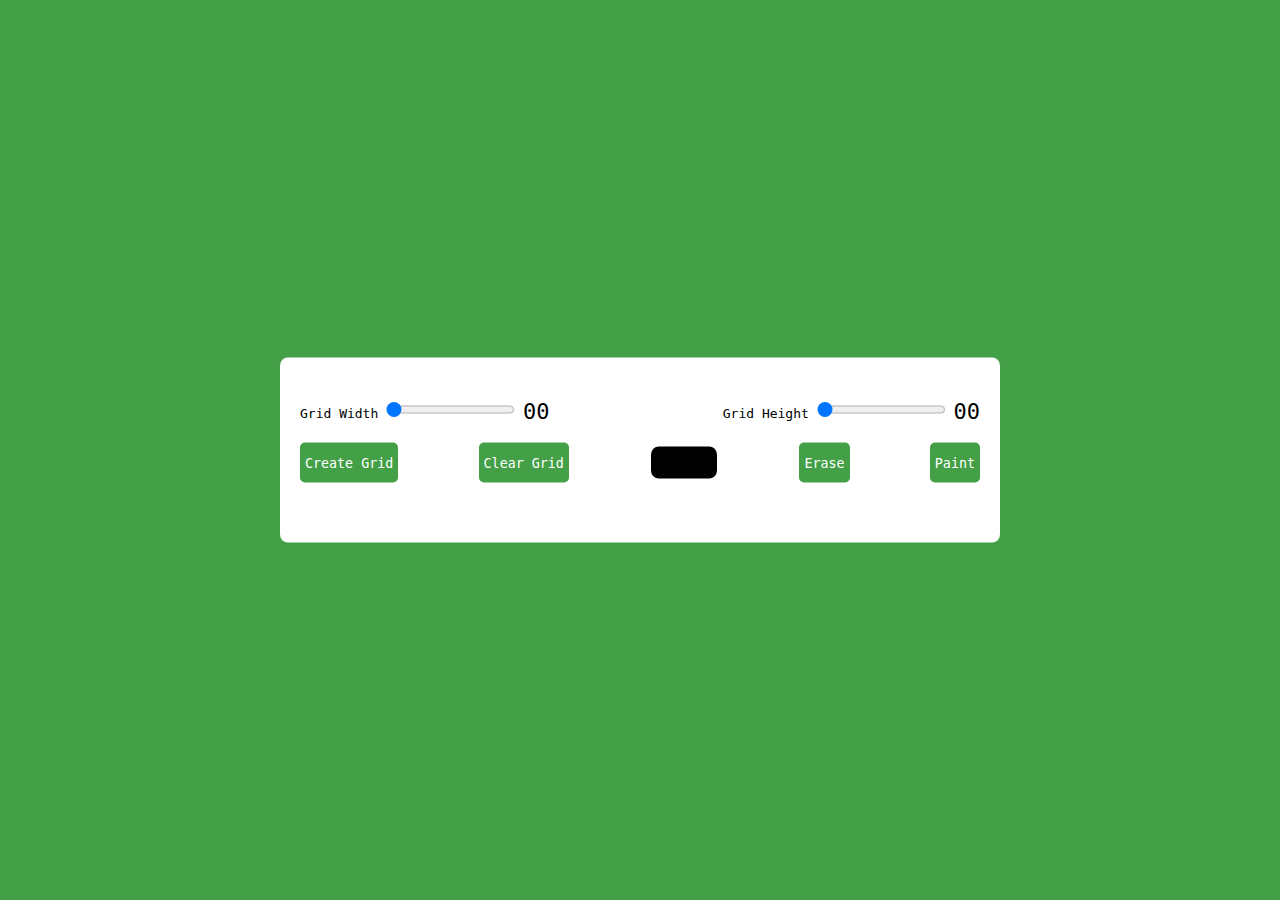
<file: #1 - Pixel Art Generator/index.html>
<!DOCTYPE html>
<html lang="en">
	<head>
		<meta charset="UTF-8" />
		<meta http-equiv="X-UA-Compatible" content="IE=edge" />
		<meta name="viewport" content="width=device-width, initial-scale=1.0" />
		<title>Pixel Art Generator | 100daysOfJavascript</title>
		<link rel="stylesheet" href="./style.css" />
		<script defer src="./app.js"></script>
	</head>
	<body>
		<div class="wrapper">
			<div class="options">
				<div class="opt-wrapper">
					<div class="slider">
						<label for="width-range">Grid Width</label>
						<input
							type="range"
							name="width-range"
							id="width-range"
							min="1"
							max="35"
						/>
						<span id="width-value">00</span>
					</div>
					<div class="slider">
						<label for="height-range">Grid Height</label>
						<input
							type="range"
							name="height-range"
							id="height-range"
							min="1"
							max="35"
						/>
						<span id="height-value">00</span>
					</div>
				</div>
				<div class="opt-wrapper">
					<button id="submit-grid">Create Grid</button>
					<button id="clear-grid">Clear Grid</button>
					<input
						type="color"
						name="color-input"
						id="color-input"
						aria-label="color-input"
					/>
					<button id="erase-btn">Erase</button>
					<button id="paint-btn">Paint</button>
				</div>
			</div>
			<div class="container"></div>
		</div>
	</body>
</html>
</file>
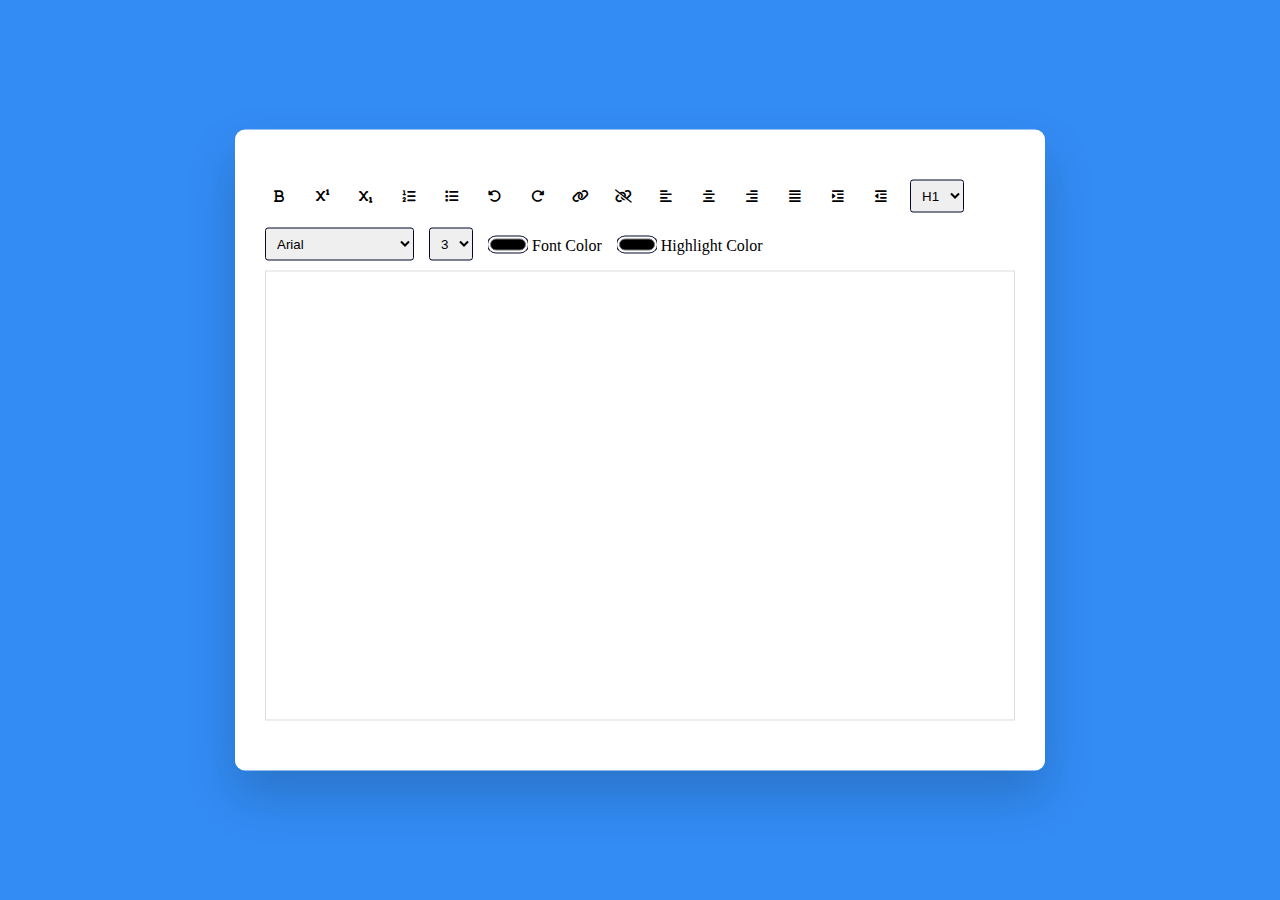
<file: #2 - Online Text Editor/index.html>
<!DOCTYPE html>
<html lang="en">
	<head>
		<meta charset="UTF-8" />
		<meta http-equiv="X-UA-Compatible" content="IE=edge" />
		<meta name="viewport" content="width=device-width, initial-scale=1.0" />
		<title>Online Text Editor | 100daysOfJavascript</title>
		<link rel="stylesheet" href="./style.css" />
		<script defer src="./app.js"></script>
		<link
			rel="stylesheet"
			href="https://cdnjs.cloudflare.com/ajax/libs/font-awesome/6.2.1/css/all.min.css"
		/>
	</head>
	<body>
		<div class="container">
			<div class="options">
				<button id="bold" class="option-button format">
					<i class="fa-solid fa-bold"></i>
				</button>

				<button id="superscript" class="option-button script">
					<i class="fa-solid fa-superscript"></i>
				</button>

				<button id="subscript" class="option-button script">
					<i class="fa-solid fa-subscript"></i>
				</button>

				<button id="insertOrderedList" class="option-button">
					<div class="fa-solid fa-list-ol"></div>
				</button>

				<button id="insertUnorderedList" class="option-button">
					<i class="fa-solid fa-list"></i>
				</button>

				<button id="undo" class="option-button">
					<i class="fa-solid fa-rotate-left"></i>
				</button>

				<button id="redo" class="option-button">
					<i class="fa-solid fa-rotate-right"></i>
				</button>

				<button id="createLink" class="adv-option-button">
					<i class="fa fa-link"></i>
				</button>

				<button id="unlink" class="option-button">
					<i class="fa fa-unlink"></i>
				</button>

				<button id="justifyLeft" class="option-button align">
					<i class="fa-solid fa-align-left"></i>
				</button>

				<button id="justifyCenter" class="option-button align">
					<i class="fa-solid fa-align-center"></i>
				</button>

				<button id="justifyRight" class="option-button align">
					<i class="fa-solid fa-align-right"></i>
				</button>

				<button id="justifyFull" class="option-button align">
					<i class="fa-solid fa-align-justify"></i>
				</button>

				<button id="indent" class="option-button spacing">
					<i class="fa-solid fa-indent"></i>
				</button>

				<button id="outdent" class="option-button spacing">
					<i class="fa-solid fa-outdent"></i>
				</button>

				<select id="formatBlock" class="adv-option-button">
					<option value="H1">H1</option>
					<option value="H2">H2</option>
					<option value="H3">H3</option>
					<option value="H4">H4</option>
					<option value="H5">H5</option>
					<option value="H6">H6</option>
				</select>

				<select id="fontName" class="adv-option-button"></select>
				<select id="fontSize" class="adv-option-button"></select>

				<div class="input-wrapper">
					<input type="color" id="foreColor" class="adv-option-button" />
					<label for="foreColor">Font Color</label>
				</div>

				<div class="input-wrapper">
					<input type="color" id="backColor" class="adv-option-button" />
					<label for="backColor">Highlight Color</label>
				</div>
			</div>

			<div id="text-input" contenteditable="true"></div>
		</div>
	</body>
</html>
</file>
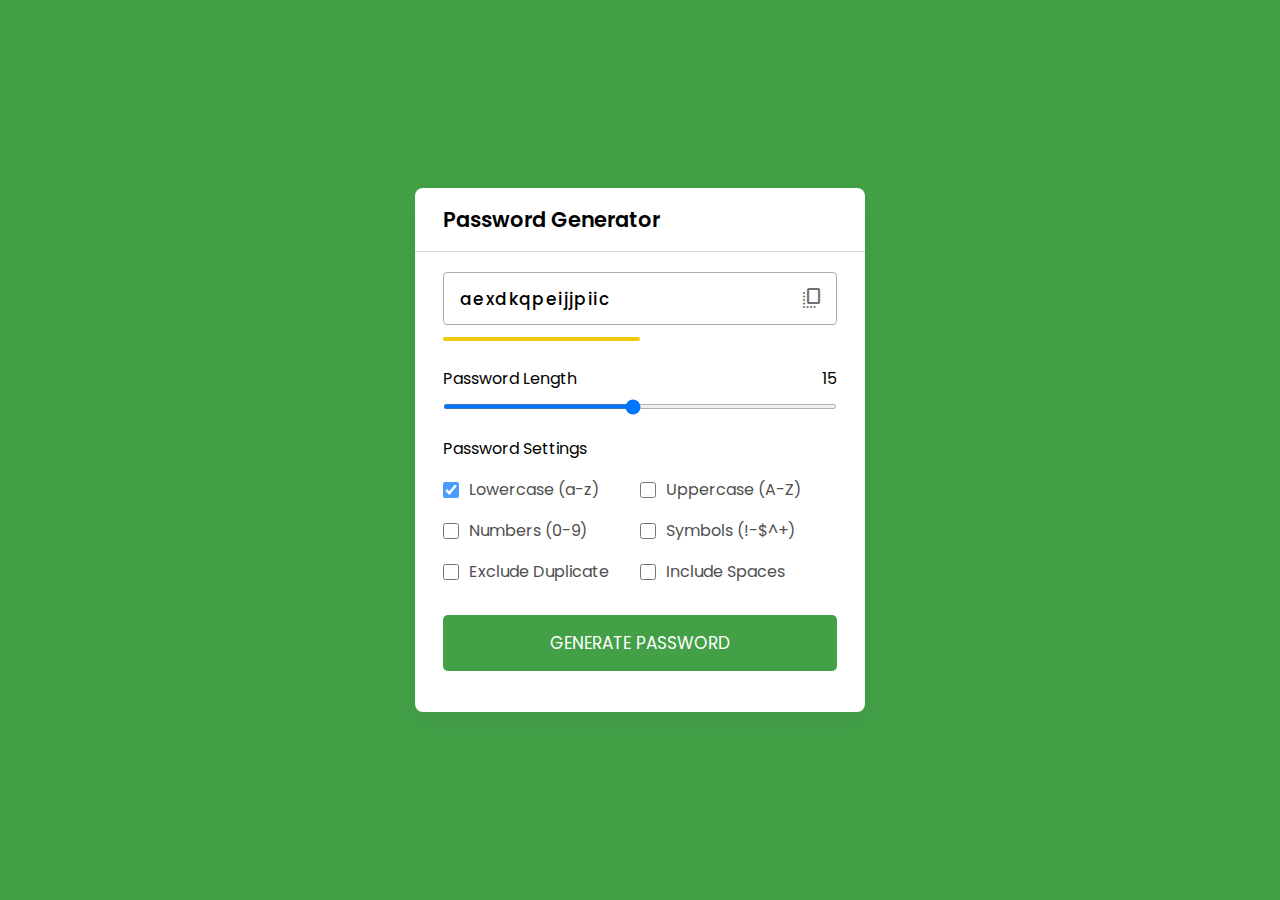
<file: #3 - Password Generator/index.html>
<!DOCTYPE html>
<html lang="en">
	<head>
		<meta charset="UTF-8" />
		<meta http-equiv="X-UA-Compatible" content="IE=edge" />
		<meta name="viewport" content="width=device-width, initial-scale=1.0" />
		<title>Password Generator | 100daysOfJavascript</title>
		<link rel="stylesheet" href="./style.css" />
		<script defer src="./app.js"></script>
		<link
			rel="stylesheet"
			href="https://fonts.googleapis.com/css?family=Material+Symbols+Rounded:100,200,300,regular,500,600,700"
		/>
	</head>
	<body>
		<div class="container">
			<h2>Password Generator</h2>

			<div class="wrapper">
				<div class="input-box">
					<input type="text" aria-label="generated-password" disabled />
					<span class="material-symbols-rounded">copy_all</span>
				</div>

				<div class="pass-indicator"></div>

				<div class="pass-length">
					<div class="details">
						<label class="title">Password Length</label>
						<span></span>
					</div>

					<input
						type="range"
						aria-label="length-slider"
						min="1"
						max="30"
						value="15"
						step="1"
					/>
				</div>

				<div class="pass-settings">
					<label class="title">Password Settings</label>

					<ul class="options">
						<li class="option">
							<input type="checkbox" id="lowercase" checked />
							<label for="lowercase">Lowercase (a-z)</label>
						</li>
						<li class="option">
							<input type="checkbox" id="uppercase" />
							<label for="uppercase">Uppercase (A-Z)</label>
						</li>
						<li class="option">
							<input type="checkbox" id="numbers" />
							<label for="numbers">Numbers (0-9)</label>
						</li>
						<li class="option">
							<input type="checkbox" id="symbols" />
							<label for="symbols">Symbols (!-$^+)</label>
						</li>
						<li class="option">
							<input type="checkbox" id="exc-duplicate" />
							<label for="exc-duplicate">Exclude Duplicate</label>
						</li>
						<li class="option">
							<input type="checkbox" id="spaces" />
							<label for="spaces">Include Spaces</label>
						</li>
					</ul>
				</div>

				<button class="generate-btn">Generate Password</button>
			</div>
		</div>
	</body>
</html>
</file>
<file: #1 - Pixel Art Generator/style.css>
* {
	font-family: monospace;
	box-sizing: border-box;
	margin: 0;
	padding: 0;
}

body {
	background-color: #43a047;
}

.wrapper {
	position: absolute;
	top: 50%;
	left: 50%;
	width: 80vmin;
	padding: 40px 20px;
	transform: translate(-50%, -50%);
	border-radius: 8px;
	background-color: #fff;
}

.label {
	display: block;
}

span {
	font-size: 22px;
	position: relative;
	bottom: -1px;
}

.opt-wrapper {
	gap: 10px;
	display: flex;
	justify-content: space-between;
	margin-bottom: 20px;
}

button {
	padding: 5px;
	cursor: pointer;
	color: #fff;
	border: none;
	border-radius: 5px;
	background-color: #43a047;
}

input[type='color'] {
	-webkit-appearance: none;
	-moz-appearance: none;
	appearance: none;
	width: 70px;
	height: 40px;
	cursor: pointer;
	border: none;
	background-color: transparent;
}

input[type='color']::-webkit-color-swatch {
	border: 4px solid #000;
	border-radius: 8px;
}

input[type='color']::-moz-color-swatch {
	border: 4px solid #000;
	border-radius: 8px;
}

.gridCol {
	width: 1em;
	height: 1em;
	border: 1px solid #ddd;
}

.gridRow {
	display: flex;
}

@media only screen and (max-width: 768px) {
	.gridCol {
		width: 0.8em;
		height: 0.8em;
	}
}
</file>
<file: #2 - Online Text Editor/style.css>
@import url(https://fonts.googleapis.com/css?family=Poppins:100,100italic,200,200italic,300,300italic,regular,italic,500,500italic,600,600italic,700,700italic,800,800italic,900,900italic);

* {
	box-sizing: border-box;
	margin: 0;
	padding: 0;
}

body {
	background-color: #338cf4;
}

.container {
	position: absolute;
	top: 50%;
	left: 50%;
	width: 90vmin;
	padding: 50px 30px;
	transform: translate(-50%, -50%);
	border-radius: 10px;
	background-color: #fff;
	box-shadow: 0 25px 50px rgba(7, 20, 35, 0.2);
}

.options {
	gap: 15px;
	display: flex;
	align-items: center;
	flex-wrap: wrap;
}

button {
	place-items: center;
	-moz-columns: #020929;
	columns: #020929;
	display: grid;
	width: 28px;
	height: 28px;
	cursor: pointer;
	border: none;
	border-radius: 3px;
	outline: none;
	background-color: #fff;
}

select {
	padding: 7px;
	cursor: pointer;
	border: 1px solid #020929;
	border-radius: 3px;
}

.options label .options select {
	font-family: 'Poppins', sans-serif;
}

input[type='color'] {
	-webkit-appearance: none;
	-moz-appearance: none;
	appearance: none;
	width: 40px;
	height: 20px;
	cursor: pointer;
	border: none;
	background-color: transparent;
}

input[type='color']::-webkit-color-swatch {
	border-radius: 15px;
	box-shadow: 0 0 0 2px #fff, 0 0 0 3px #020929;
}

input[type='color']::-moz-color-swatch {
	border-radius: 15px;
	box-shadow: 0 0 0 2px #fff, 0 0 0 3px #020929;
}

#text-input {
	height: 50dvh;
	margin-top: 10px;
	padding: 20px;
	border: 1px solid #ddd;
}

.active {
	background-color: #e0e9ff;
}
</file>
<file: #3 - Password Generator/style.css>
@import url('https://fonts.googleapis.com/css2?family=Poppins:wght@400;500;600&display=swap');

* {
	font-family: 'Poppins', sans-serif;
	box-sizing: border-box;
	margin: 0;
	padding: 0;
}

body {
	display: flex;
	align-items: center;
	justify-content: center;
	min-height: 100vh;
	background: #43a047;
}

.container {
	width: 450px;
	border-radius: 8px;
	background: #fff;
	box-shadow: 0 10px 20px rgba(0, 0, 0, 0.05);
}

.container h2 {
	font-size: 1.31rem;
	font-weight: 600;
	padding: 1rem 1.75rem;
	border-bottom: 1px solid #d4dbe5;
}

.wrapper {
	margin: 1.25rem 1.75rem;
}

.wrapper .input-box {
	position: relative;
}

.input-box input {
	font-size: 1.06rem;
	font-weight: 500;
	width: 100%;
	height: 53px;
	padding: 0 2.85rem 0 1rem;
	letter-spacing: 1.4px;
	color: #000;
	border: 1px solid #aaa;
	border-radius: 4px;
	background: none;
}

.input-box span {
	line-height: 53px;
	position: absolute;
	right: 13px;
	cursor: pointer;
	color: #707070;
}

.input-box span:hover {
	color: #43a047 !important;
}

.wrapper .pass-indicator {
	position: relative;
	width: 100%;
	height: 4px;
	margin-top: 0.75rem;
	border-radius: 25px;
}

.pass-indicator::before {
	position: absolute;
	width: 50%;
	height: 100%;
	content: '';
	transition: width 0.3s ease;
	border-radius: inherit;
}

.pass-indicator#weak::before {
	width: 20%;
	background: #e64a4a;
}

.pass-indicator#medium::before {
	width: 50%;
	background: #f1c80b;
}

.pass-indicator#strong::before {
	width: 100%;
	background: #43a047;
}

.wrapper .pass-length {
	margin: 1.56rem 0 1.25rem;
}

.pass-length .details {
	display: flex;
	justify-content: space-between;
}

.pass-length input {
	width: 100%;
	height: 5px;
}

.pass-settings .options {
	display: flex;
	flex-wrap: wrap;
	margin-top: 1rem;
	list-style: none;
}

.pass-settings .options .option {
	display: flex;
	align-items: center;
	width: calc(100% / 2);
	margin-bottom: 1rem;
}

.options .option:first-child {
	pointer-events: none;
}

.options .option:first-child input {
	opacity: 0.7;
}

.options .option input {
	width: 16px;
	height: 16px;
	cursor: pointer;
}

.options .option label {
	padding-left: 0.63rem;
	cursor: pointer;
	color: #4f4f4f;
}

.wrapper .generate-btn {
	font-size: 1.06rem;
	width: 100%;
	margin: 0.94rem 0 1.3rem;
	padding: 0.94rem 0;
	cursor: pointer;
	text-transform: uppercase;
	color: #fff;
	border: none;
	border-radius: 5px;
	outline: none;
	background: #43a047;
}
</file>
